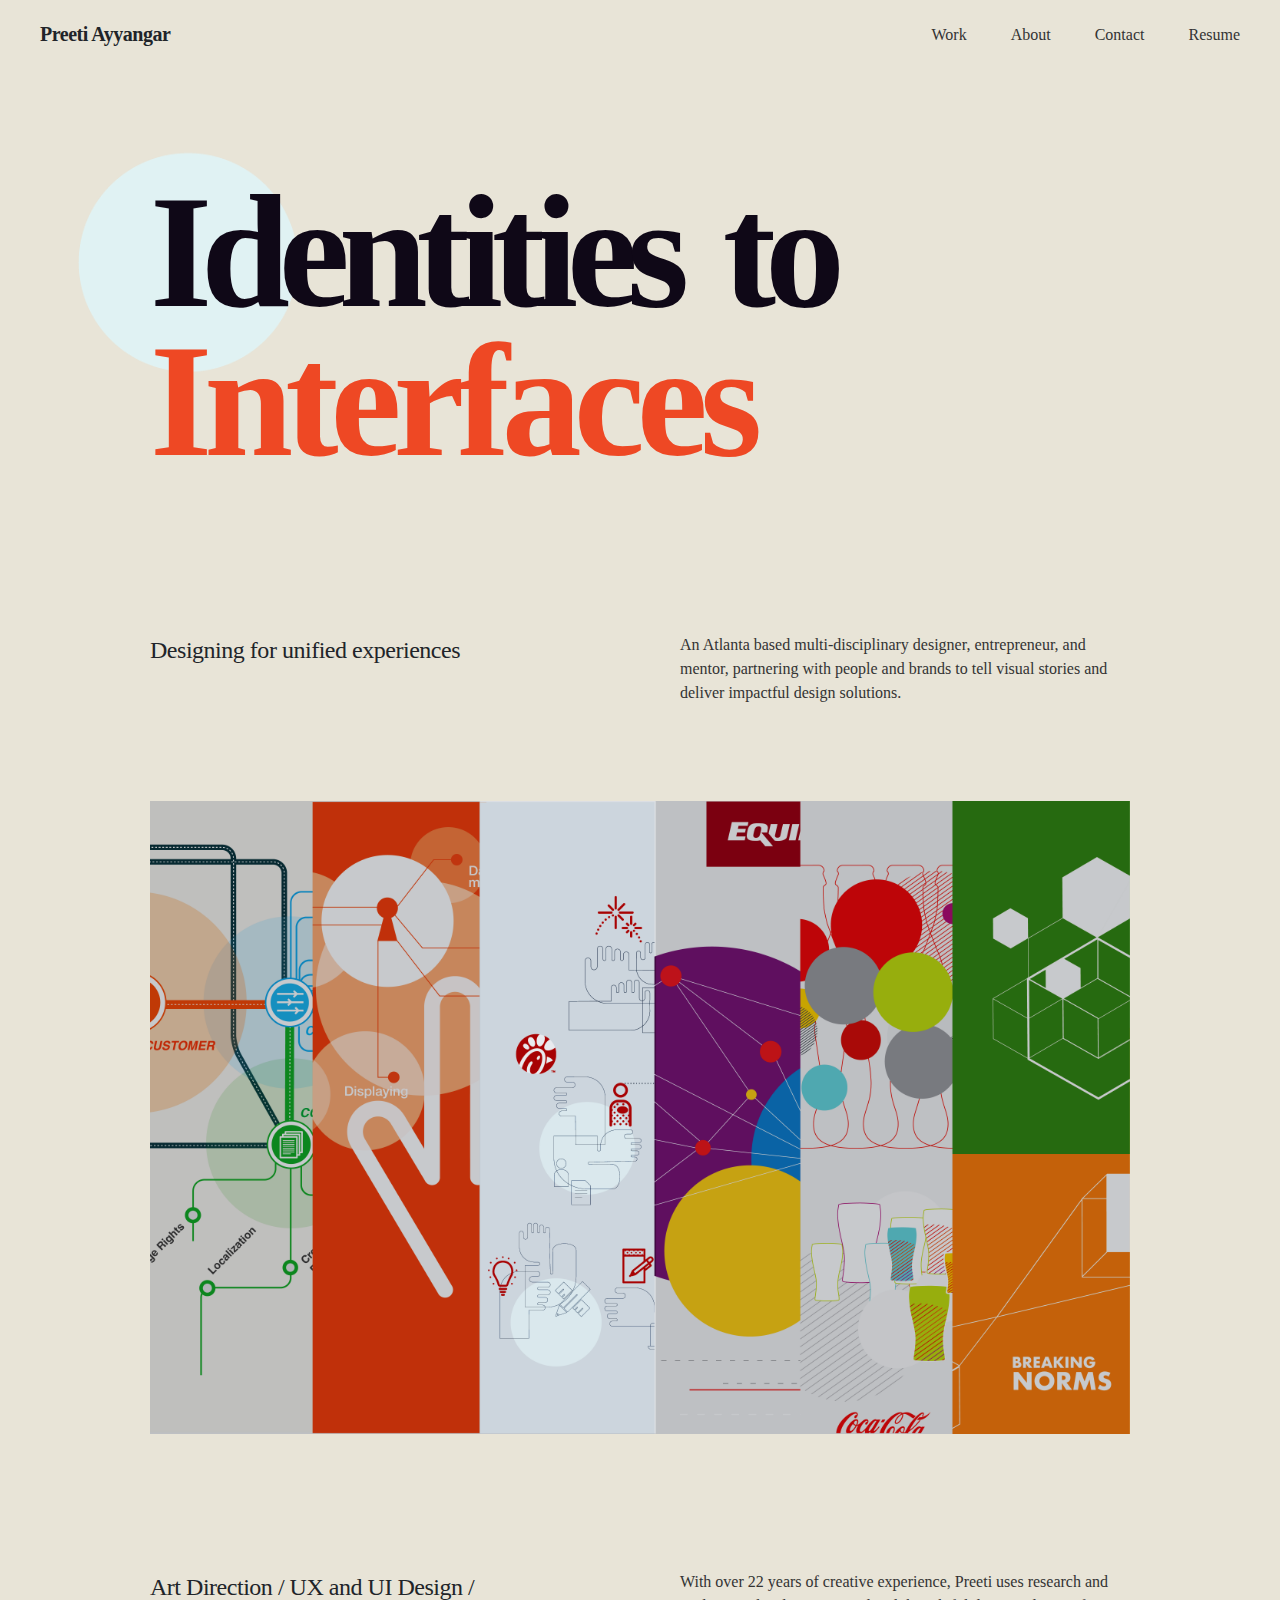
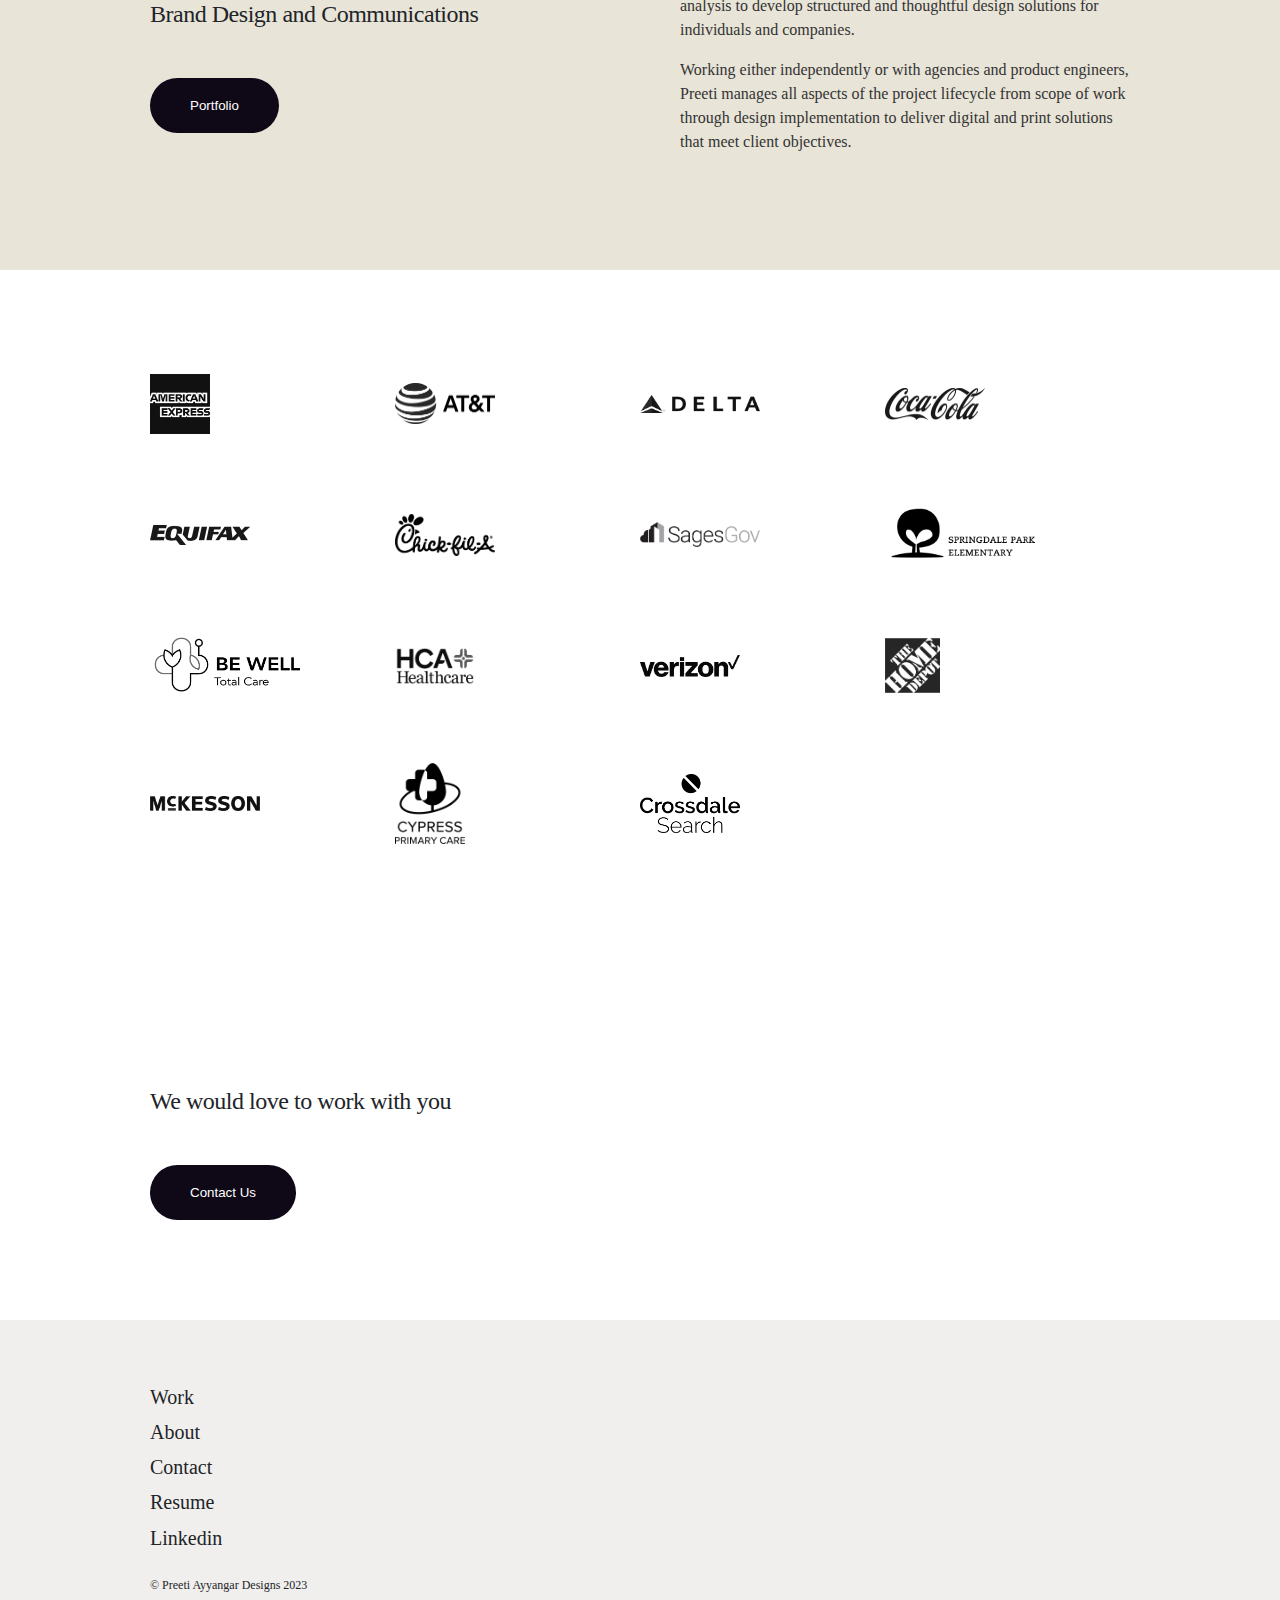
<file: index.html>
<!DOCTYPE html>

<html>
    <head>
        <meta charset="utf8"/>
        <title>
Preeti Ayyangar Design   </title>
    </head>
<link rel="stylesheet" href="css/style.css">


<body>
    <header class="grid">
    <h1>Preeti Ayyangar</h1>
    <nav>
        <a href="/">Work</a>
        <a href="/">About</a>
        <a href="/">Contact</a>
        <a href="/">Resume</a>
    </nav>
</header> 


<main>
      
    
        <div class="intro">
            <div class="smallcircle"><img src="images/Circle_solid.png" alt="SmallCircle" width="250"></div>
            <div class="Identities">
                <b>Identities to<br/> <div class="Interfaces">Interfaces</b> </div>
       </div>     
         
        </div>
        
   
            <div class="box">
                <div class="item1"><h2> Designing for unified experiences</h2></div>
                <div class="item2"><p> An Atlanta based multi-disciplinary designer, entrepreneur, and mentor, partnering with people and brands to tell visual stories and deliver impactful design solutions.</p></div>
            </div>

            <div class="image-content"><img src="images/port_web.png" alt="HeroImg" width="100%" max-height="70%"></div>
               
            </div>


            
         <div class="box">
            <div class="item1">
                    <h2>
                    Art Direction / UX and UI Design / <br>
                    Brand Design and Communications 
                    </h2>
                    <button class="cta-button">Portfolio</button>
            </div>
                <div class="item2">
                     <section>
                    <p>With over 22 years of creative experience, Preeti uses research and analysis to develop structured and thoughtful design solutions for individuals and companies.</p>
    
                    <p>Working either independently or with agencies and product engineers, Preeti manages all aspects of the project lifecycle from scope of work through design implementation to deliver digital and print solutions that meet client objectives.</p>
                    </section>
                </div>
         </div>



</main>





    <div class="logopanel">
        <div><img src="images/client logos/AmEx.png" alt="Amex" width="60px"></div>
        <div><img src="images/client logos/AT&T.png" alt="ATT" width="100px"></div>
        <div><img src="images/client logos/Delta.png" alt="Delta" width="120px"></div>
        <div><img src="images/client logos/Coca-Cola.png" alt="Coke" width="100px"></div>
        <div><img src="images/client logos/Equifax_Logo.png" alt="Equifax" width="100px"></div>
        <div><img src="images/client logos/CFA.png" alt="CFA" width="100px"></div>
        <div><img src="images/client logos/SagesGov.png" alt="Sages" width="120px"></div>
        <div><img src="images/client logos/Spark_horz.png" alt="Spark" width="150px"></div>
        <div><img src="images/client logos/BeWell.png" alt="Bewell" width="150px"></div>
        <div><img src="images/client logos/HCA copy.png" alt="HCA" width="80px"></div>
        <div><img src="images/client logos/Verizon.png" alt="Verizon" width="100px"></div>
        <div><img src="images/client logos/TheHomeDepot.png" alt="THD" width="55px"></div>
        <div><img src="images/client logos/McKesson.png" alt="McKesson" width="110px"></div>
        <div><img src="images/client logos/Cypress.png" alt="Cypress" width="70px"></div>
        <div><img src="images/client logos/Crossdale.png" alt="Crossdale" width="100px"></div>
     </div>   
    
     
     <div class="whitepanel">
        <div class="box">
            <div class="item1">
                <h2>
                We would love to work with you 
                </h2>
                <button class="cta-button">Contact Us</button>
            </div>
        </div>
     </div>
   


    <footer class="footer">  
        </div>
            <a hrf="/">Work</a> <br>
            <a hrf="/">About</a> <br>
            <a hrf="/">Contact</a> <br>
            <a hrf="/">Resume</a> <br>
            <a hrf="/">Linkedin</a> <br>
            <p> © Preeti Ayyangar Designs 2023</p>
        </div>
    </footer>

    </body>


</html>
</file>
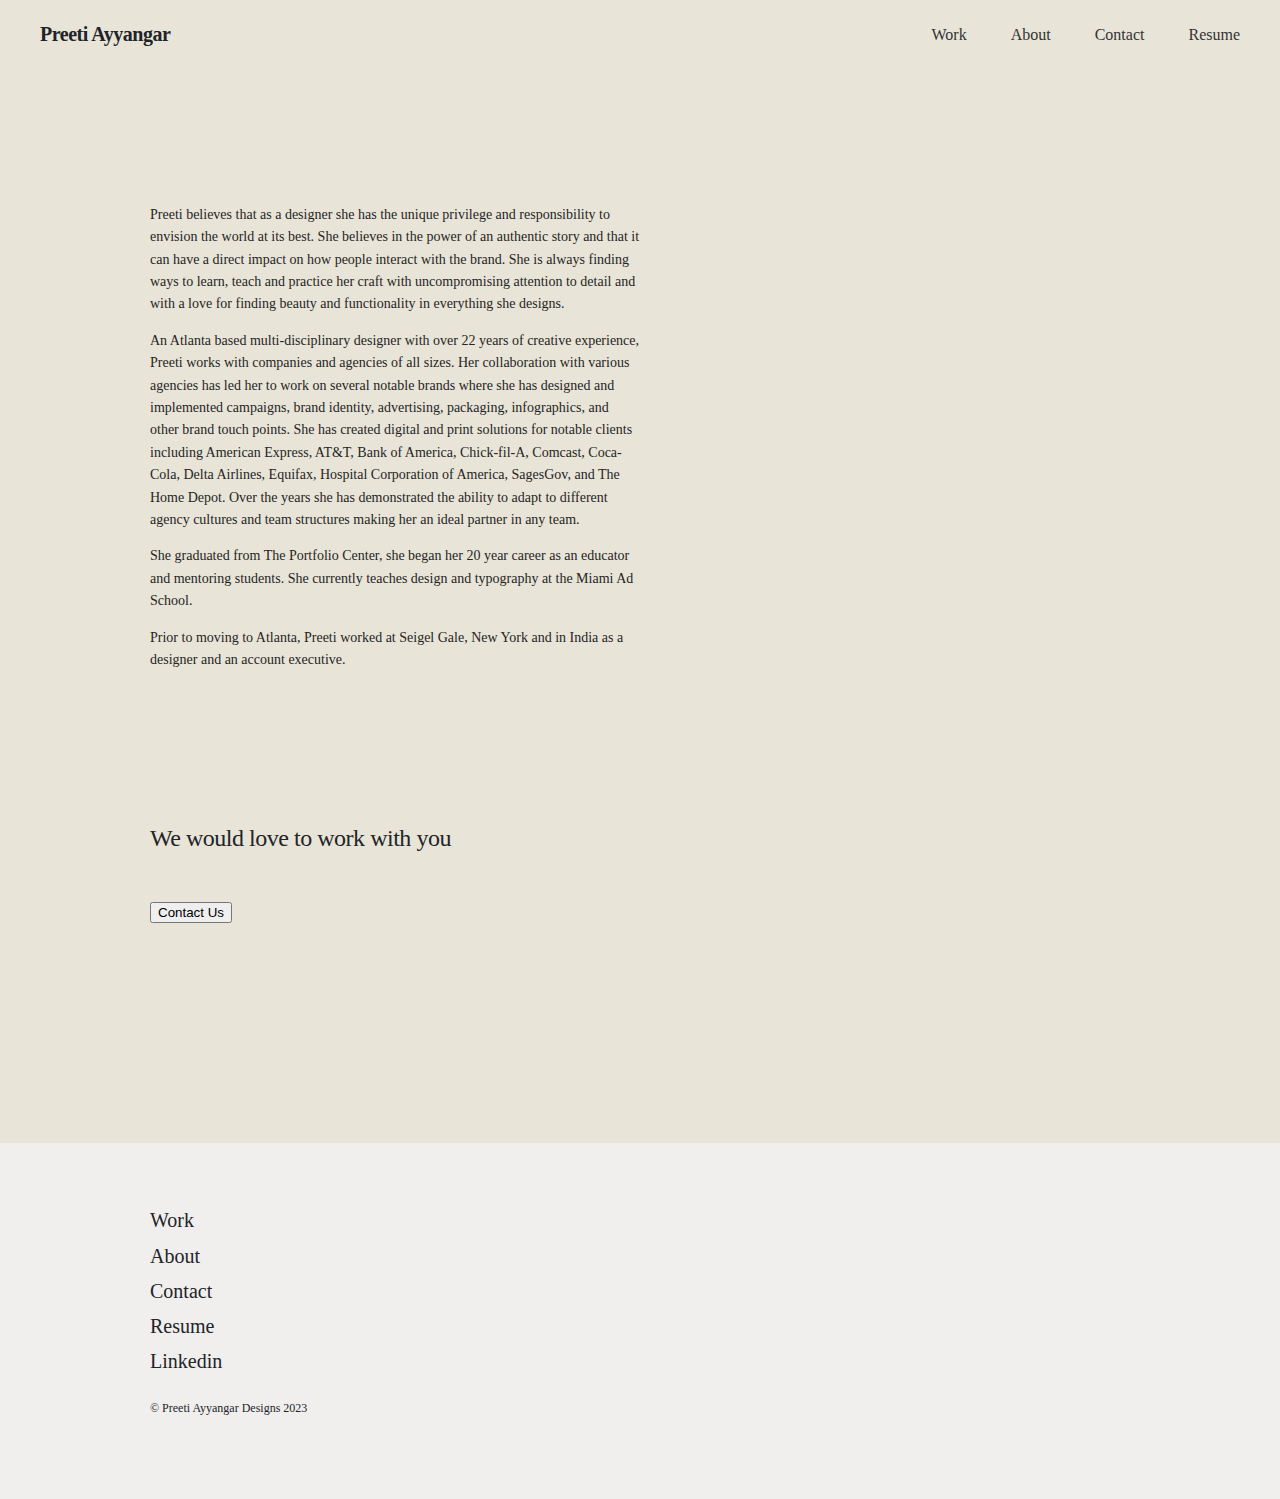
<file: about.html>
<!DOCTYPE html>

<html>
    <head>
        <meta charset="utf8"/>
        <title>
Preeti Ayyangar Design   </title>
    </head>
<link rel="stylesheet" href="css/about.css">


<body>
    <header class="grid">
    <h1>Preeti Ayyangar</h1>
    <nav>
        <a hrf="/">Work</a>
        <a hrf="/">About</a>
        <a hrf="/">Contact</a>
        <a hrf="/">Resume</a>
    </nav>
</header> 

<main>

    <div class="intro">
         <div class="aboutme"> </div>     
         <div class="box">
            <div class="item4"><p>Preeti believes that as a designer she has the unique privilege and responsibility to envision the world at its best. She believes in the power of an authentic story and that it can have a direct impact on how people interact with the brand. She is always finding ways to learn, teach and practice her craft with uncompromising attention to detail and with a love for finding beauty and functionality in everything she designs.</p>
                <p>An Atlanta based multi-disciplinary designer with over 22 years of creative experience, Preeti works with companies and agencies of all sizes. Her collaboration with various agencies has led her to work on several notable brands where she has designed and implemented campaigns, brand identity, advertising, packaging, infographics, and other brand touch points. She has created digital and print solutions for notable clients including American Express, AT&T, Bank of America, Chick-fil-A, Comcast, Coca-Cola, Delta Airlines, Equifax, Hospital Corporation of America, SagesGov, and The Home Depot. Over the years she has demonstrated the ability to adapt to different agency cultures and team structures making her an ideal partner in any team.</p>
                <p>She graduated from The Portfolio Center, she began her 20 year career as an educator and mentoring students. She currently teaches design and typography at the Miami Ad School. </p>
                <p>Prior to moving to Atlanta, Preeti worked at Seigel Gale, New York and in India as a designer and an account executive.</p>
            </div>
        </div>

    </div>     


    <div class="whitepanel">
        <div class="box">
            <div class="item1">
                <h2>
                We would love to work with you 
                </h2>
                <button class="cta-button">Contact Us</button>
            </div>
        </div>
    
    
     </div>

</main>







<footer class="footer">  
</div>
    <a hrf="/">Work</a> <br>
    <a hrf="/">About</a> <br>
    <a hrf="/">Contact</a> <br>
    <a hrf="/">Resume</a> <br>
    <a hrf="/">Linkedin</a> <br>
    <p> © Preeti Ayyangar Designs 2023</p>
</div>
</footer>

</body>


</html>
</file>
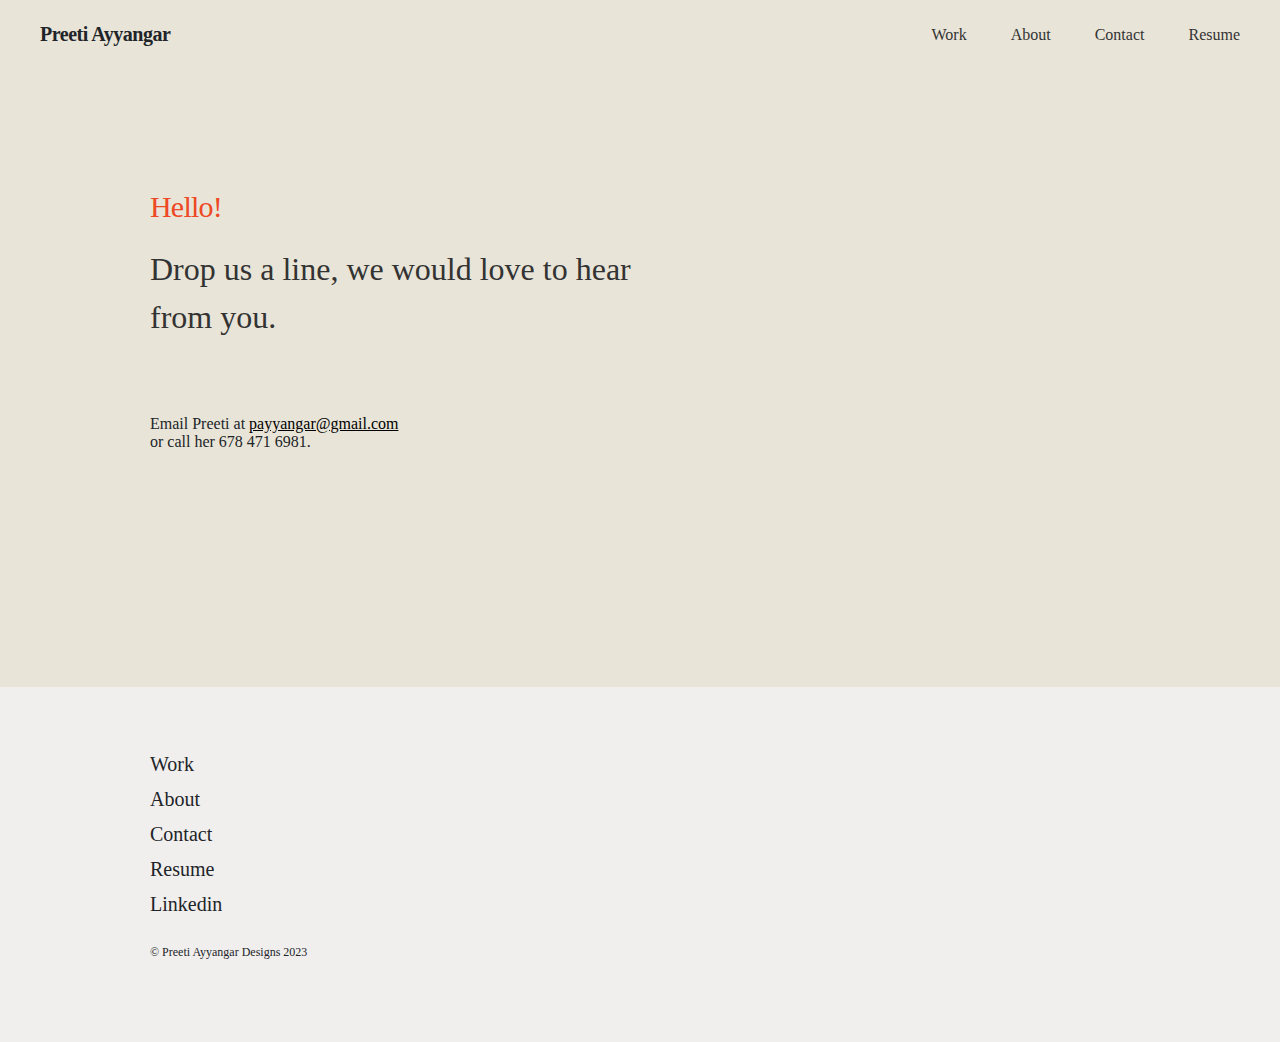
<file: contact.html>
<!DOCTYPE html>

<html>

    <head>
    <meta charset="utf8"/>
    <title>Preeti Ayyangar Design</title>
    </head>

<link rel="stylesheet" href="css/contact.css">


<body>
    <header class="grid">
    <h1>Preeti Ayyangar</h1>
    <nav>
        <a hrf="/">Work</a>
        <a hrf="/">About</a>
        <a hrf="/">Contact</a>
        <a hrf="/">Resume</a>
    </nav>
</header> 



<main>
    <div class="aboutme"> Hello!</div>     
         <div class="box">
            <div class="item3"><h1>Drop us a line, we would love to hear from you.</h1> <br><br>
             <p>Email Preeti at <a href="payyangar@gmail.com" style="color: black;">payyangar@gmail.com</a> <br>or call her 678 471 6981.</p>
            </div>
        </div>
</main>




<footer class="footer">  
</div>
    <a hrf="/">Work</a> <br>
    <a hrf="/">About</a> <br>
    <a hrf="/">Contact</a> <br>
    <a hrf="/">Resume</a> <br>
    <a hrf="/">Linkedin</a> <br>
    <p> © Preeti Ayyangar Designs 2023</p>
</div>
</footer>


</body>

</html>
</file>
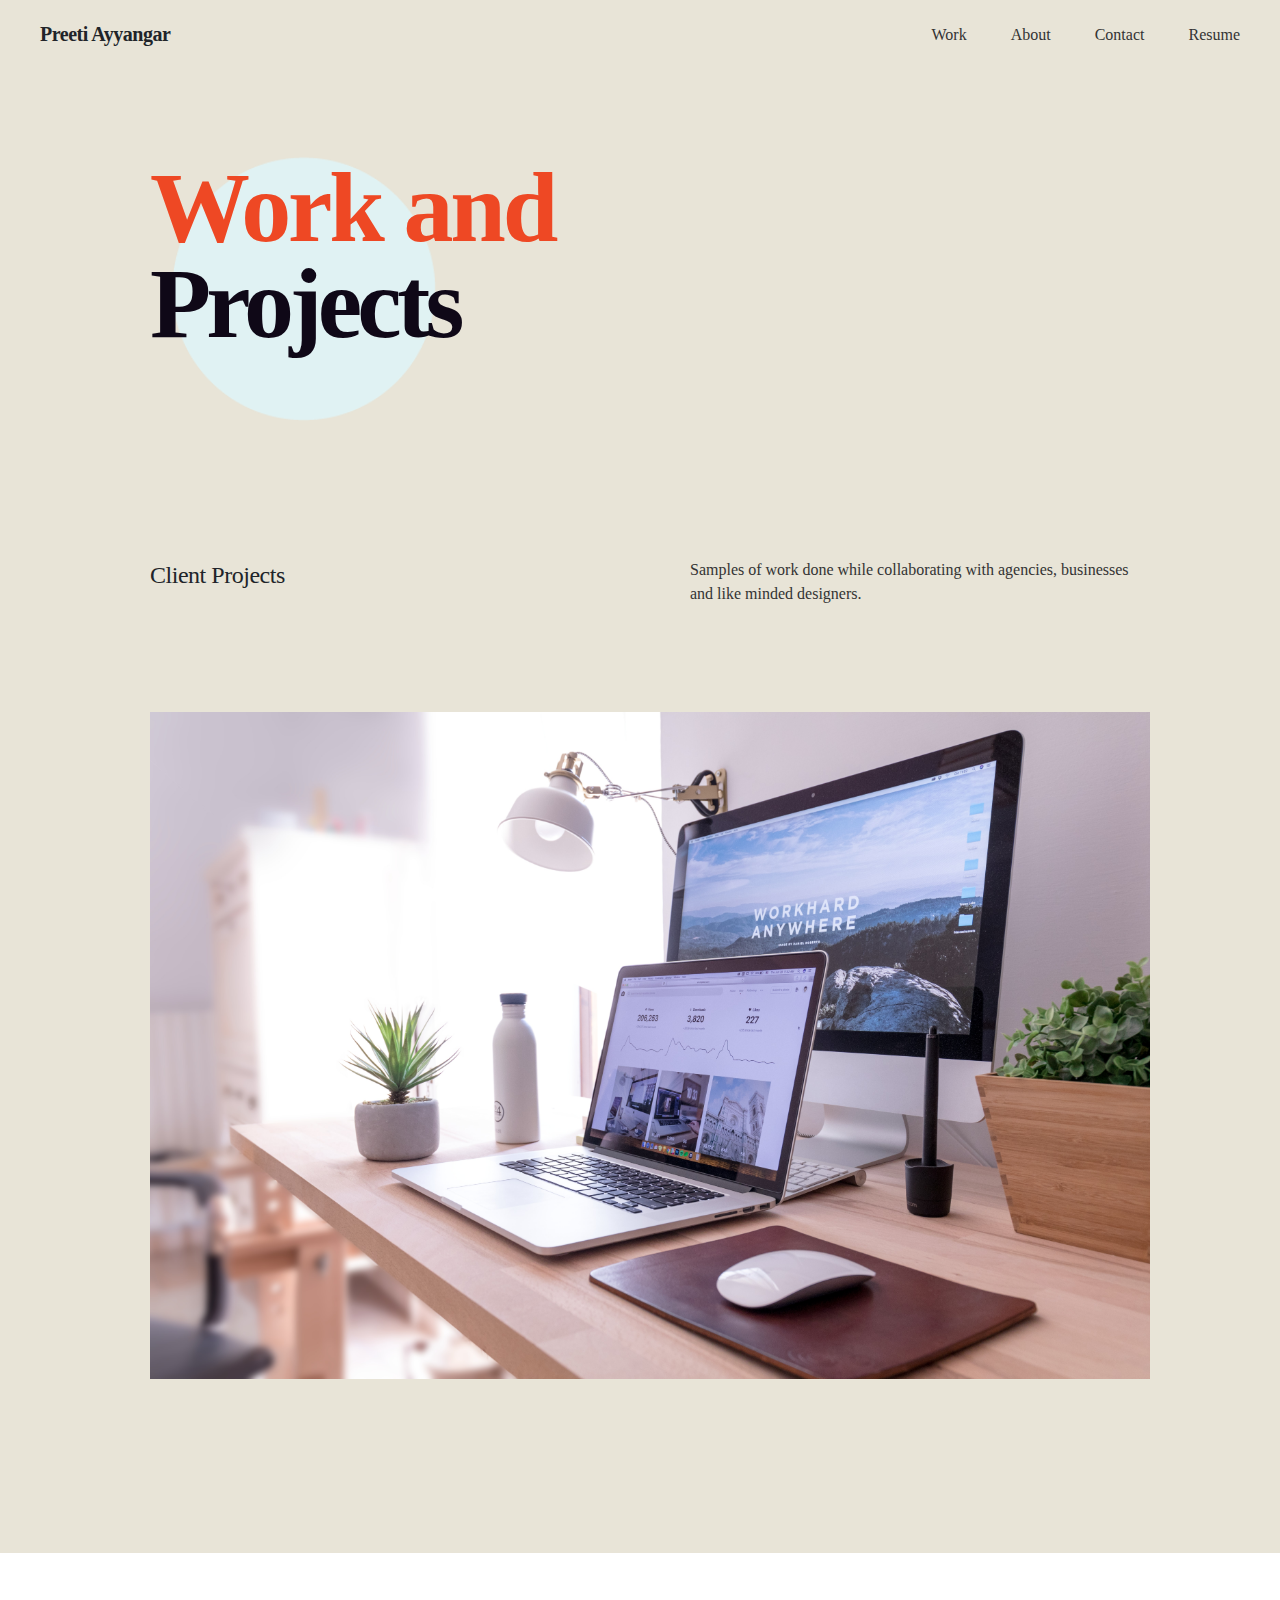
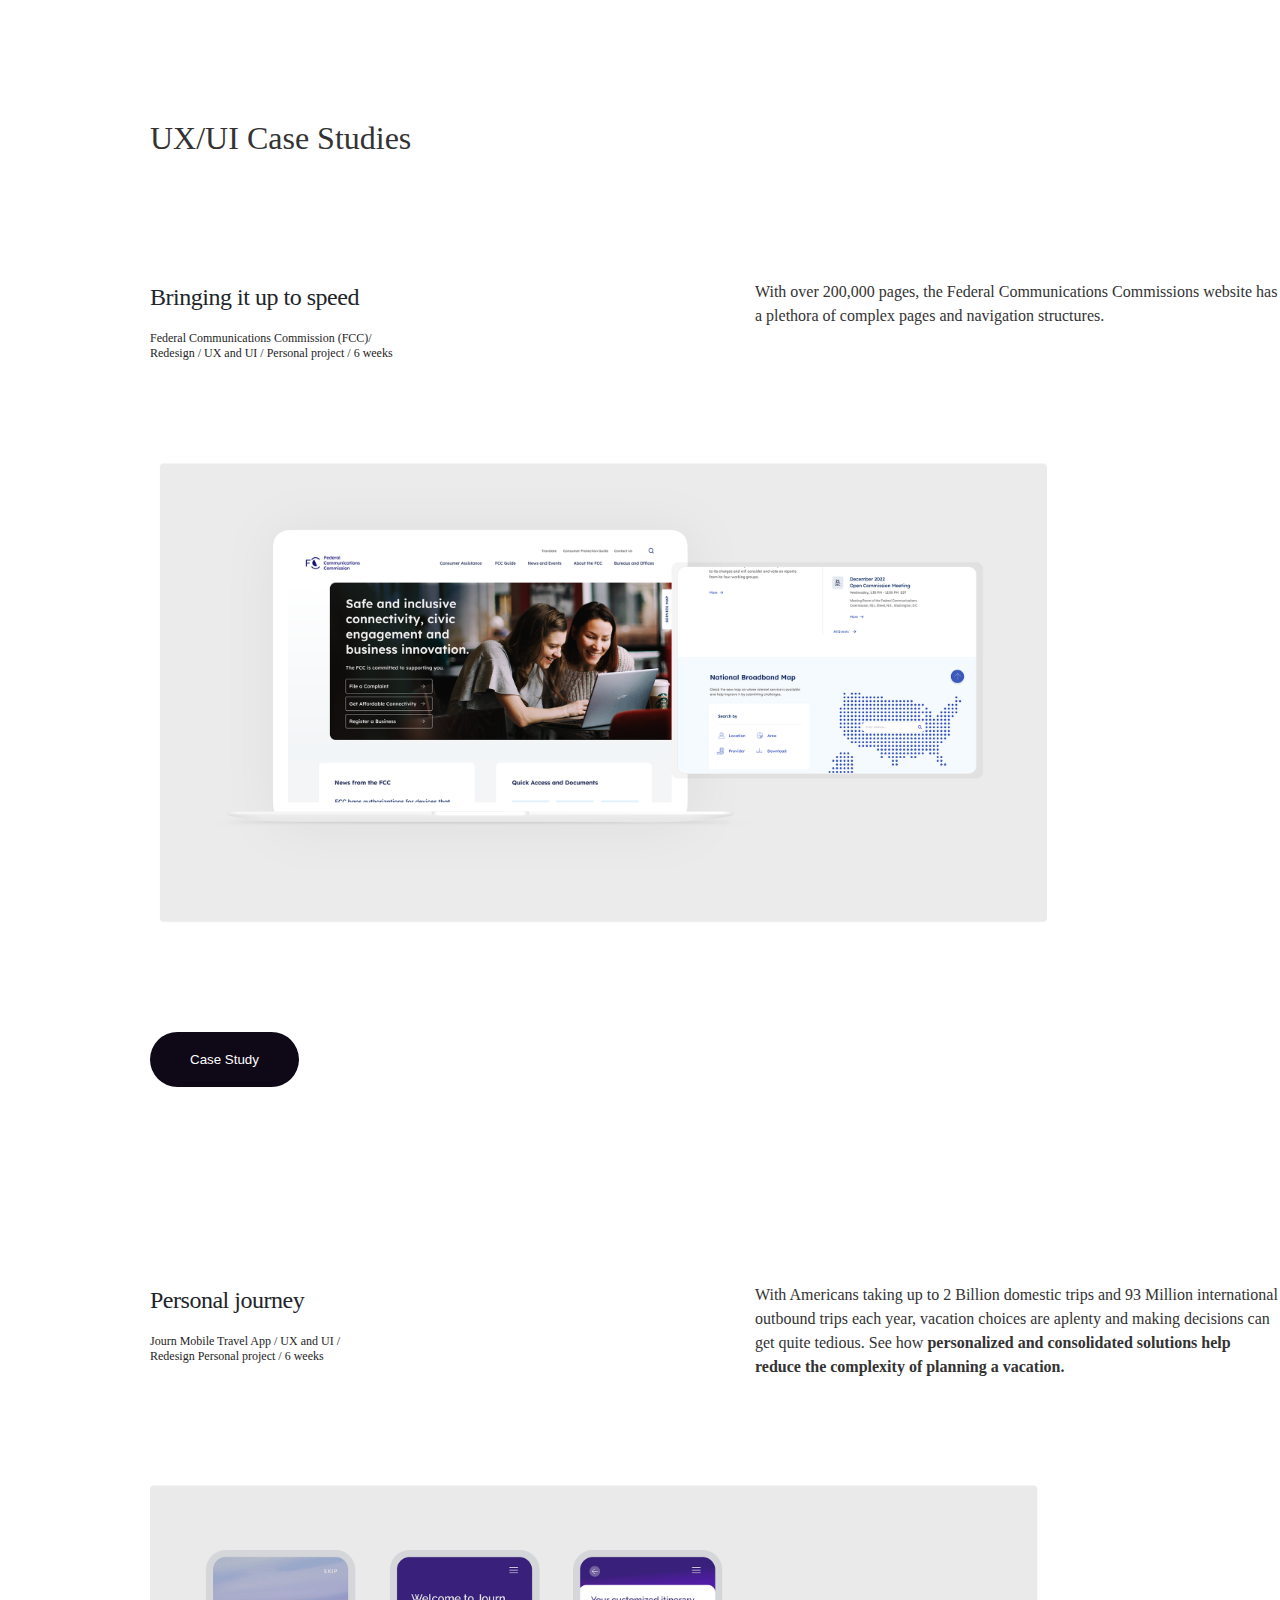
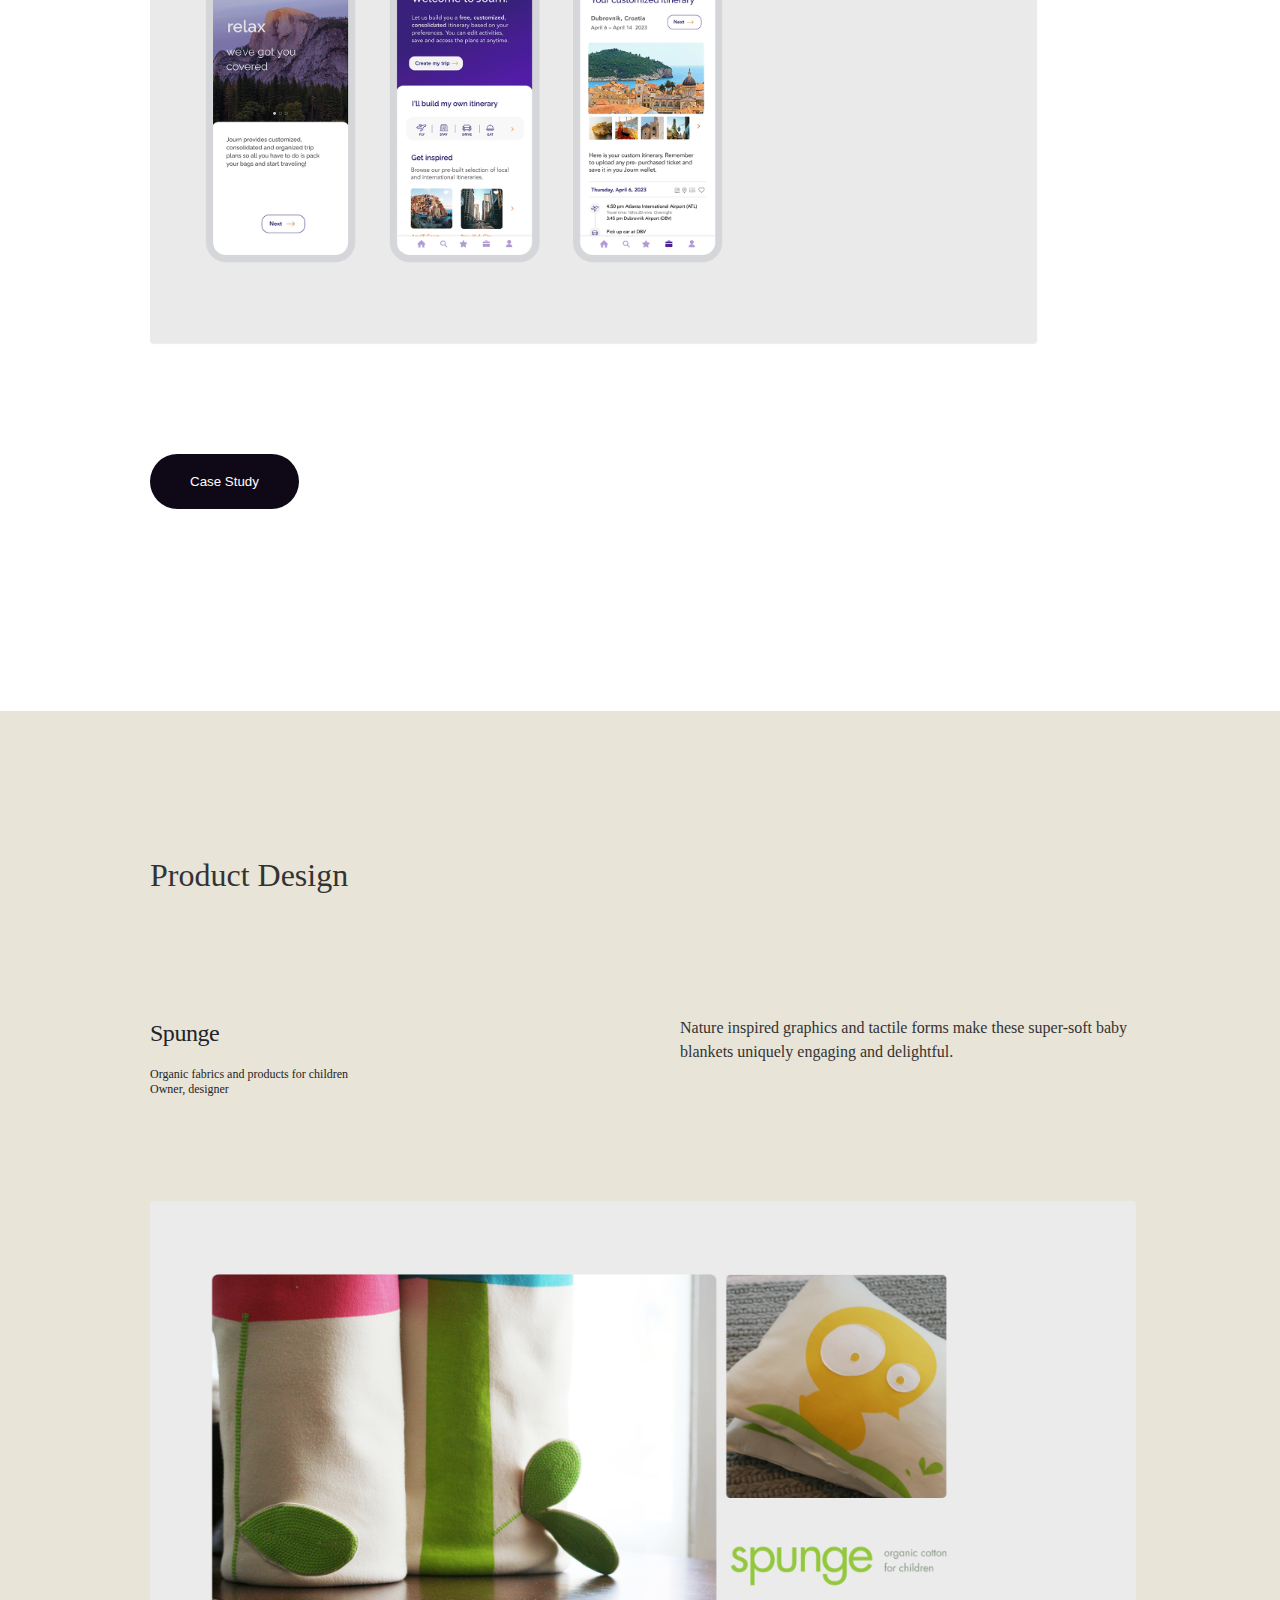
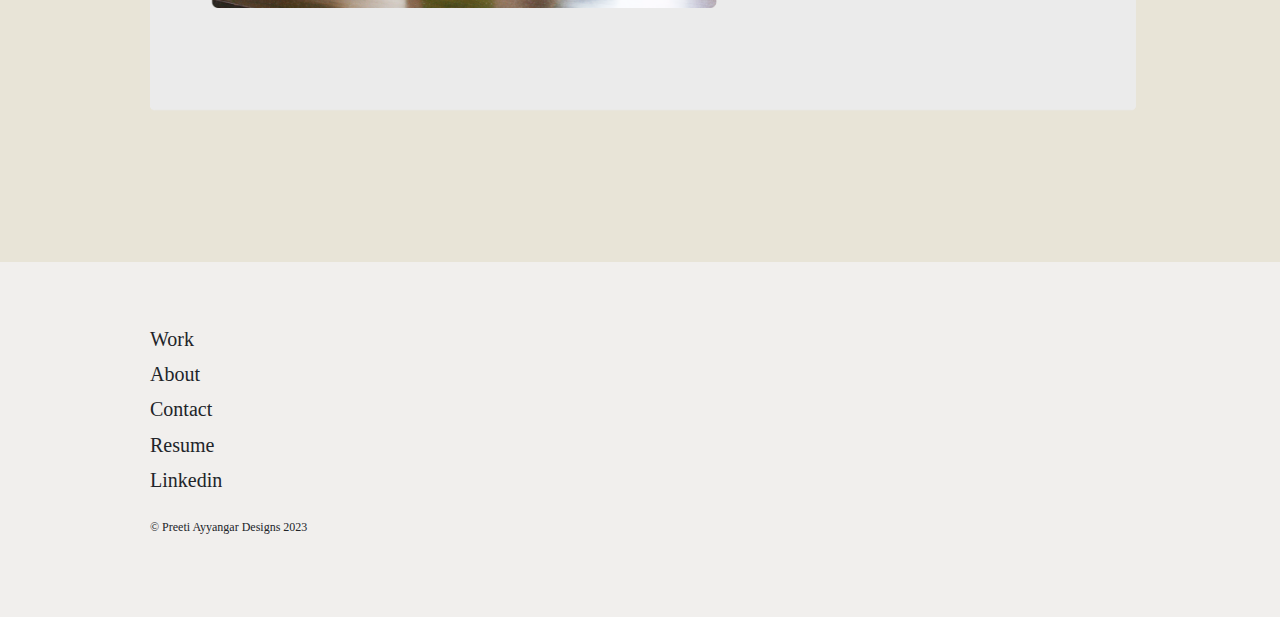
<file: work.html>
<!DOCTYPE html>

<html>
    <head>
        <meta charset="utf8"/>
        <title>
Preeti Ayyangar Design: Work   </title>
    </head>
<link rel="stylesheet" href="css/work.css">


<body>

    <header class="grid">
        <h1>Preeti Ayyangar</h1>
        <nav>
            <a hrf="/">Work</a>
            <a hrf="/">About</a>
            <a hrf="/">Contact</a>
            <a hrf="/">Resume</a>
        </nav>
    </header> 

    
<main>
     <div class="wrapper">
    <div class="intro">
        <div class="smallcircle"><img src="images/Circle_solid.png" alt="SmallCircle" width="300"></div>
        <div class="work">
            <b>Work and<br/><div class="projects">Projects</b></div>
        </div>
    </div>  


<div class="box">
    <div class="item1"><h2> Client Projects</h2></div>
    <div class="item2"><p> Samples of work done while collaborating with agencies, businesses and like minded designers.</p></div>
</div>    
        <div class="image-content">
         <div></div>
         <div><img src="images/HeroPlaceholder.jpg" alt="HeroImg" width="1000px"></div>
          <div></div>
        </div>
</div>


</main>


<div class="whitepanel">
 <div class="item3"><h1> UX/UI Case Studies</h1>
</div>




<div class="box">
    <div class="item1"><h2>Bringing it up to speed</h2><div class="item4"><p>Federal Communications Commission (FCC)/ <br/>Redesign / UX and UI / Personal project / 6 weeks</p></div>
    </div>
         <div class="item2">
         <section>
         <p>With over 200,000 pages, the Federal Communications Commissions website has a plethora of complex pages and navigation structures.</p>
         </section>
        </div>
</div>

<div class="image-content">
     <div><img src="images/FCC_CaseStudy1.png" alt="FCC_CaseStudy1" width="900px"></div>
</div>

<div class="buttonbox">
    <div class="item1"><button class="cta-button">Case Study</button>
    </div>
</div>


<div class="box">
    <div class="item1"><h2>Personal journey</h2><div class="item4"><p>Journ Mobile Travel App / UX and UI /<br/>Redesign  Personal project / 6 weeks</p></div>
</div>
         <div class="item2">
         <section>
         <p>With Americans taking up to 2 Billion domestic trips and 93 Million international outbound trips each year, vacation choices are aplenty and making decisions can get quite tedious. See how <b>personalized and consolidated solutions help reduce the complexity of planning a vacation.</b></p>
         </section>
        </div>
</div>

<div class="image-content">
    <div><img src="images/Journ_web.png" alt="FCCiPhone" width="900px"></div>
</div>

<div class="buttonbox">
    <div class="item1"><button class="cta-button">Case Study</button>
    </div>
</div>
</panel>

</div>

<div class="main2">
    <div class="item3"><h1> Product Design</h1>
   </div>

    <div class="box">
    <div class="item1"><h2>Spunge</h2><div class="item4"><p>Organic fabrics and products for children<br/>
        Owner, designer</p></div>
    </div>
         <div class="item2">
         <section>
         <p>Nature inspired graphics and tactile forms make these super-soft baby blankets uniquely engaging and delightful.</p>
         </section>
        </div>
    </div>
    <div class="image-content">
        <div><img src="images/Spunge_web.png" alt="Spunge" width="1000px"></div>
    </div>
        
</div>




<footer class="footer">  
</div>
    <a hrf="/">Work</a> <br>
    <a hrf="/">About</a> <br>
    <a hrf="/">Contact</a> <br>
    <a hrf="/">Resume</a> <br>
    <a hrf="/">Linkedin</a> <br>
    <p> © Preeti Ayyangar Designs 2023</p>
</div>

</div>
</footer>

</body>
</html>
</file>
<file: css/style.css>
.grid{
    display: grid;
    grid-template-columns: repeat(12, 1fr);
    row-gap: 0;

    }

    header {
        padding: 10px 40px;
        background: #E8E4D7;
        align-items: center;
    }
    header h1 {
    grid-column: span 6;
    font-size: 20px;
    font-weight: 600;
    letter-spacing: -.03rem;
    }
    header nav{
        grid-column: span 6;
        justify-self: end;
    }
    header nav a{
       color: #333;
       margin-left: 40px;
       text-decoration: none;
    }
      
nav a:hover{
color:#EE4824;
}

nav a:active {
color: #212429;
 }

main {
    background: #E8E4D7;
    padding: 0px 150px 100px
}

body{
    margin:0;
    font-family: inter;
    color: #212429

}

.wrapper {
    display: grid;
    grid-template-columns: repeat(1, 1fr);
    grid-template-rows: repeat(5, auto);
    row-gap: 10px;
  }


.intro{
    display: grid;
    grid-template-columns: repeat(1, 1fr);
 
}

.smallcircle{
    position:absolute;
    z-index: auto;
    left: 60px;
    padding-top: 60px;
}


.Identities{
    font-size: 160px;
    letter-spacing: -.7rem;
    word-spacing: .1em;
    color:#0F0817;
    z-index: 2;
    padding-top: 90px;
}

.Interfaces{
    font-size: 160px;
    letter-spacing: -.5rem;
    color:#EE4824;
    line-height: 7rem;
    padding-bottom: 40px;
}


.box {
    display: grid;
    grid-template-columns: repeat(2, 1fr);
    max-width: 1300px;
    padding-top: 120px;
    align-items: top;
}

.item1 h2{
    font-weight: 500;
    letter-spacing: -.03rem;
    padding-bottom: 30px; 
}


.item2 p{
    font-weight: 400;
    padding-left: 40px;
    color:#333;
    line-height: 1.5;
}


.image-content {
    display: grid;
    grid-template-columns: repeat(1, 1fr);
    text-align: left;
    padding-top: 80px;
    grid-column: 1 / span 3;
}


.cta-button{
    background-color: #0F0817;
    color: white;
    padding: 20px 40px;
    border-radius: 50px;
    border: none;
}

.cta-button:hover{
    background-color:#EE4824;
    
    }

.cta-button:active {
 background-color: #212429;
}



.logopanel {
    display: grid;
    padding: 100px 150px;
    align-items: center;
    grid-template-columns: repeat(auto-fill, minmax(200px, 1fr));
    grid-template-rows: repeat(3, 1fr);
    row-gap: 60px;
}



.whitepanel {
    border-top: #ACB5BD 1px;
    padding: 0px 150px 100px
}

.footer{
    background-color: #F1EFED;
    padding: 60px 150px;
    font-size: 20px;
    line-height: 2.2rem;
}

footer p{
font-size: 12px;
}

footer a:hover{
    color:#EE4824;
    }
    
footer a:active {
    color:#EE4824;
    
 }
</file>
<file: css/about.css>
.grid{
    display: grid;
    grid-template-columns: repeat(12, 1fr);
    row-gap: 0;

    }

    header {
        padding: 10px 40px;
        background: #E8E4D7;
        align-items: center;
    }
    header h1 {
    grid-column: span 6;
    font-size: 20px;
    font-weight: 600;
    letter-spacing: -.03rem;
    }
    header nav{
        grid-column: span 6;
        justify-self: end;
    }
    header nav a{
       color: #333;
       margin-left: 40px;
       text-decoration: none;
    }
    
    body{
        margin:0;
        font-family: inter;
        color: #212429
    }
    
    main {
        background: #E8E4D7;
        padding: 0px 150px 100px
        
    }

    .wrapper {
        display: grid;
        grid-template-columns: repeat(1, 1fr);
        grid-template-rows: repeat(5, auto);
        row-gap: 10px;
      }
    
      .intro{
        display: grid;
        grid-template-columns: repeat(1, 1fr);
     
    }
    
    .smallcircle{
        position:absolute;
        z-index: auto;
        left: 60px;
        padding-top: 60px;
    
    
    }
    
    .item4 p{
        font-weight:400;
        color:rgb(37, 37, 37);
        font-size: 14px;
        line-height: 1.4rem;
    }


    .item3 h1{
        font-weight: 400;
        color:#333;
        line-height: 1.5;
      
    }



    .aboutme{
        font-size: 30px;
        font-weight:500;
        letter-spacing: -.05rem;
        word-spacing: .1em;
        color:#EE4824;
        z-index: 2;
        padding-top: 120px;
    
        }

      
    .box {
        display: grid;
        grid-template-columns: repeat(2, 1fr);
        max-width: 1300px;
        align-items: top;
        padding-bottom: 120px;
    }
    

    .item1 h2{
        font-weight: 500;
        letter-spacing: -.03rem;
        padding-bottom: 30px;  
    }


    .item2 p{
        font-weight: 400;
        padding-left: 40px;
        color:#333;
        line-height: 1.5;
    }
    

    

.footer{
background-color: #F1EFED;
padding: 60px 150px;
font-size: 20px;
line-height: 2.2rem;
}

footer p{
font-size: 12px;
}
</file>
<file: css/contact.css>
.grid{
    display: grid;
    grid-template-columns: repeat(12, 1fr);
    row-gap: 0;

    }

    header {
        padding: 10px 40px;
        background: #E8E4D7;
        align-items: center;
    }
    header h1 {
    grid-column: span 6;
    font-size: 20px;
    font-weight: 600;
    letter-spacing: -.03rem;
    }
    header nav{
        grid-column: span 6;
        justify-self: end;
    }
    header nav a{
       color: #333;
       margin-left: 40px;
       text-decoration: none;
    }
    
    body{
        margin:0;
        font-family: inter;
        color: #212429
    }
    
    main {
        background: #E8E4D7;
        padding: 0px 150px 100px
        
    }

    .wrapper {
        display: grid;
        grid-template-columns: repeat(1, 1fr);
        grid-template-rows: repeat(5, auto);
        row-gap: 10px;
      }
    
      .intro{
        display: grid;
        grid-template-columns: repeat(1, 1fr);
     
    }
    
    .smallcircle{
        position:absolute;
        z-index: auto;
        left: 60px;
        padding-top: 60px;
    
    
    }
    
    .item4 p{
        font-weight:400;
        color:rgb(37, 37, 37);
        font-size: 14px;
        line-height: 1.4rem;
    }


    .item3 h1{
        font-weight: 400;
        color:#333;
        line-height: 1.5;
      
    }



    .aboutme{
        font-size: 30px;
        font-weight:500;
        letter-spacing: -.05rem;
        word-spacing: .1em;
        color:#EE4824;
        z-index: 2;
        padding-top: 120px;
    
        }

      
    .box {
        display: grid;
        grid-template-columns: repeat(2, 1fr);
        max-width: 1300px;
        align-items: top;
        padding-bottom: 120px;
    }
    

    .item1 h2{
        font-weight: 500;
        letter-spacing: -.03rem;
        padding-bottom: 30px;  
    }


    .item2 p{
        font-weight: 400;
        padding-left: 40px;
        color:#333;
        line-height: 1.5;
    }
    

    

.footer{
background-color: #F1EFED;
padding: 60px 150px;
font-size: 20px;
line-height: 2.2rem;
}

footer p{
font-size: 12px;
}
</file>
<file: css/work.css>
.grid{
    display: grid;
    grid-template-columns: repeat(12, 1fr);
    row-gap: 0;

    }

    header {
        padding: 10px 40px;
        background: #E8E4D7;
        align-items: center;
    }

    header h1 {
    grid-column: span 6;
    font-size: 20px;
    font-weight: 600;
    letter-spacing: -.03rem;
    }

    header nav{
        grid-column: span 6;
        justify-self: end;
    }

    header nav a{
       color: #333;
       margin-left: 40px;
       text-decoration: none;
    }
    

    main {
        background: #E8E4D7;
        padding: 0px 150px 100px    
    }
    
    .main2 {
        background: #E8E4D7;
        padding: 0px 150px 100px
        
    }

    body{
        margin:0;
        font-family: inter;
        color: #212429
    }


    .wrapper {
        display: grid;
        grid-template-columns: repeat(1, 1fr);
        grid-template-rows: repeat(7, auto);
        row-gap: 10px;
      }
    
      
    .intro{
        display: grid;
        grid-template-columns: repeat(1, 1fr);
      
    }
    

   .work{
        display: grid;
        grid-template-columns: repeat(1, 1fr);
        font-size: 100px;
        font-weight: 600;
        letter-spacing: -.2rem;
        line-height: 6rem;
        color:#EE4824;
        padding-top: 90px;
        position:absolute;
        z-index: auto;
    }


    .projects{
        display: grid;
        grid-template-columns: repeat(1, 1fr);
        font-size: 100x;
        font-weight: 600;
        letter-spacing: -.3rem;
        color:#0F0817;
    }


    .smallcircle{
        left: 80px;
        padding-top: 60px;
    }
    

    .whitepanel {
        padding: 0px 0px 80px 150px;
    }


    .box {
        display: grid;
        border-top: #3a3a3a 1px;
        grid-template-columns: repeat(2, 1fr);
        padding-top: 80px;    
        max-width: 1300px;
        
    }

    .buttonbox {
        display: grid;
        grid-template-columns: repeat(2, 1fr);
        padding-bottom: 100px;
        padding-top: 60px;
      
    }
    
    

    .item1 h2{
        font-weight: 500;
        letter-spacing: -.03rem;
    }


    .item2 p{
        font-weight: 400;
        padding-left: 40px;
        color:#333;
        line-height: 1.5;
    }


    .item4 p{
        font-weight:400;
        color:rgb(37, 37, 37);
        font-size: 12px;
    }


    .item3 h1{
        font-weight: 400;
        color:#333;
        line-height: 1.5;
        padding-top: 140px;
      
    }



    .image-content {
        display: grid;
        grid-template-columns: repeat(3, 1fr);
        text-align: right;
        padding-top: 80px; 
        padding-bottom: 30px;
    
    }
    
    .cta-button{
        background-color: #0F0817;
        color: white;
        padding: 20px 40px;
        border-radius: 50px;
        border: none;
    }

    .footer{
        background-color: #F1EFED;
        padding: 60px 150px;
        font-size: 20px;
        line-height: 2.2rem;
    }
    

    footer p{
    font-size: 12px;
    }
</file>
